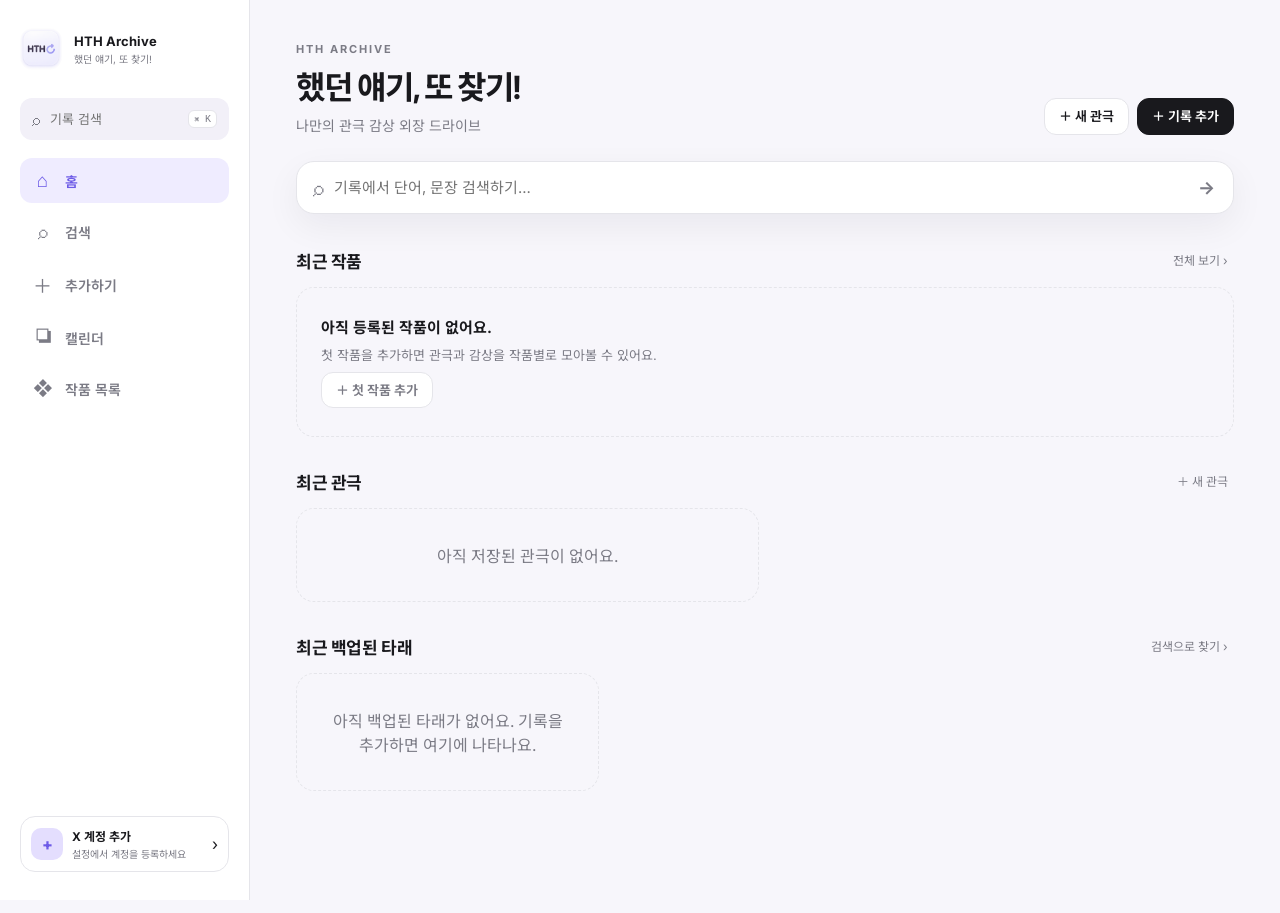
<file: index.html>
<!doctype html>
<html lang="ko">
<head>
  <meta charset="utf-8" />
  <meta name="viewport" content="width=device-width,initial-scale=1,viewport-fit=cover" />
  <meta name="theme-color" content="#f5f3ff" />
  <title>HTH Archive — 했또했</title>
  <link rel="icon" href="[data-uri]" type="image/png" />
  <link rel="preconnect" href="https://fonts.googleapis.com">
  <link rel="preconnect" href="https://fonts.gstatic.com" crossorigin>
  <link href="https://fonts.googleapis.com/css2?family=Inter:wght@400;500;600;700;800&family=Noto+Sans+KR:wght@400;500;600;700;800&display=swap" rel="stylesheet">
  <link rel="stylesheet" href="style.css" />
</head>
<body data-theme="lavender">
  <div class="app-shell">
    <aside class="sidebar" aria-label="주요 메뉴">
      <button class="brand brand--desktop" data-route="home" aria-label="HTH Archive 홈">
        <img class="brand-icon" src="[data-uri]" alt="" />
        <span class="brand-copy"><b>HTH Archive</b><small>했던 얘기, 또 찾기!</small></span>
      </button>

      <label class="side-search">
        <span>⌕</span>
        <input id="sideSearchInput" type="search" placeholder="기록 검색" autocomplete="off" />
        <kbd>⌘ K</kbd>
      </label>

      <nav class="side-nav">
        <button class="nav-item is-active" data-route="home"><span>⌂</span><em>홈</em></button>
        <button class="nav-item" data-route="search"><span>⌕</span><em>검색</em></button>
        <button class="nav-item" data-action="open-add"><span>＋</span><em>추가하기</em></button>
        <button class="nav-item" data-route="calendar"><span>❏</span><em>캘린더</em></button>
        <button class="nav-item" data-route="library"><span>❖</span><em>작품 목록</em></button>
      </nav>

      <div class="sidebar-spacer"></div>
      <button class="profile-card" data-action="open-settings">
        <span class="avatar" id="profileAvatar">M</span>
        <span><b id="profileHandle">X 계정 추가</b><small>설정에서 계정을 등록하세요</small></span>
        <span>›</span>
      </button>
    </aside>

    <main class="main" id="appMain">
      <header class="mobile-topbar">
        <button class="brand" data-route="home" aria-label="HTH Archive 홈"><img class="brand-icon brand-icon--mobile" src="[data-uri]" alt="HTH Archive" /></button>
        <div class="mobile-actions">
          <button class="icon-btn" data-route="search" aria-label="검색">⌕</button>
          <button class="icon-btn" data-action="open-settings" aria-label="설정">⚙</button>
        </div>
      </header>
      <div id="view"></div>
    </main>

    <nav class="bottom-nav" aria-label="모바일 메뉴">
      <button class="bottom-item is-active" data-route="home"><span>⌂</span><small>홈</small></button>
      <button class="bottom-item" data-route="search"><span>⌕</span><small>검색</small></button>
      <button class="bottom-add" data-action="open-add" aria-label="추가">＋</button>
      <button class="bottom-item" data-route="calendar"><span>❏</span><small>캘린더</small></button>
      <button class="bottom-item" data-route="library"><span>❖</span><small>보관함</small></button>
    </nav>
  </div>

  <div class="modal-layer" id="modalLayer" aria-live="polite"></div>
  <div class="toast-region" id="toastRegion" aria-live="polite"></div>
  <script src="app.js"></script>
</body>
</html>
</file>
<file: style.css>
:root{
  --bg:#f7f7f8;--surface:#ffffff;--surface-2:#f2f2f5;--surface-3:#ececf1;
  --text:#19191d;--muted:#7b7b85;--muted-2:#a2a2ac;--line:#e5e5ea;
  --accent:#8c7cf4;--accent-strong:#6d5be7;--accent-soft:#efecff;--accent-soft-2:#e6e1ff;
  --mint:#dff2e9;--peach:#f9e4da;--blue:#e4eff9;--yellow:#fbf1c9;
  --shadow:0 12px 35px rgba(24,24,32,.06);--radius:22px;--radius-sm:14px;
  --sidebar:250px;--nav-h:72px;
}
body[data-theme="light"]{--bg:#f7f7f7;--surface:#fff;--surface-2:#f2f2f2;--surface-3:#e9e9e9;--accent:#82828e;--accent-strong:#575761;--accent-soft:#f0f0f3;--accent-soft-2:#e5e5ea}
body[data-theme="lavender"]{--bg:#f7f6fb;--surface:#fff;--surface-2:#f2f0f8;--surface-3:#ebe7f7;--accent:#8c7cf4;--accent-strong:#6d5be7;--accent-soft:#efecff;--accent-soft-2:#e4defe}
body[data-theme="peach"]{--bg:#fbf7f5;--surface:#fff;--surface-2:#f8efeb;--surface-3:#f2e6e0;--accent:#e99078;--accent-strong:#cf735d;--accent-soft:#fcebe6;--accent-soft-2:#f8dcd3}
body[data-theme="dark"]{--bg:#15151a;--surface:#202027;--surface-2:#292930;--surface-3:#32323a;--text:#f6f6f8;--muted:#a3a3ad;--muted-2:#81818c;--line:#363640;--accent:#a99cf9;--accent-strong:#c0b7ff;--accent-soft:#2e2948;--accent-soft-2:#3a335b;--shadow:0 18px 38px rgba(0,0,0,.22)}
*{box-sizing:border-box}html{font-family:Inter,'Noto Sans KR',sans-serif;background:var(--bg);color:var(--text)}body{margin:0;background:var(--bg);color:var(--text);min-height:100vh}button,input,select,textarea{font:inherit;color:inherit}button{cursor:pointer}.app-shell{min-height:100vh}.sidebar{position:fixed;inset:0 auto 0 0;width:var(--sidebar);padding:28px 20px;background:color-mix(in srgb,var(--surface) 92%,transparent);border-right:1px solid var(--line);display:flex;flex-direction:column;z-index:20;backdrop-filter:blur(22px)}.brand{border:0;background:none;display:flex;align-items:center;gap:12px;padding:0;color:var(--text)}.brand-mark{font-size:26px;font-weight:800;letter-spacing:-1.5px;white-space:nowrap}.brand-loop{font-weight:700;color:var(--accent);font-size:.9em;margin-left:2px}.brand-copy{display:grid;text-align:left}.brand-copy b{font-size:13px}.brand-copy small{font-size:10px;color:var(--muted);margin-top:2px}.side-search{display:flex;align-items:center;gap:8px;margin:28px 0 18px;background:var(--surface-2);border:1px solid transparent;border-radius:12px;padding:10px 11px;color:var(--muted)}.side-search:focus-within{border-color:var(--accent);background:var(--surface)}.side-search input{border:0;outline:0;background:transparent;min-width:0;flex:1;font-size:13px}.side-search kbd{border:1px solid var(--line);background:var(--surface);border-radius:6px;padding:2px 5px;font-size:10px;color:var(--muted)}.side-nav{display:grid;gap:6px}.nav-item{border:0;background:transparent;border-radius:12px;padding:11px 12px;display:flex;align-items:center;gap:12px;color:var(--muted);text-align:left}.nav-item span{width:21px;text-align:center;font-size:19px}.nav-item em{font-style:normal;font-weight:600;font-size:14px}.nav-item:hover,.nav-item.is-active{background:var(--accent-soft);color:var(--accent-strong)}.sidebar-spacer{flex:1}.profile-card{width:100%;border:1px solid var(--line);background:var(--surface);border-radius:15px;padding:10px;display:grid;grid-template-columns:auto 1fr auto;align-items:center;gap:9px;text-align:left}.profile-card .avatar{width:32px;height:32px;border-radius:10px;background:var(--accent-soft-2);color:var(--accent-strong);display:grid;place-items:center;font-weight:800}.profile-card b,.profile-card small{display:block}.profile-card b{font-size:12px}.profile-card small{font-size:10px;color:var(--muted);margin-top:2px}.main{margin-left:var(--sidebar);min-height:100vh}.mobile-topbar,.bottom-nav{display:none}.page{padding:42px 46px 90px;max-width:1320px;margin:auto}.page-head{display:flex;align-items:flex-end;justify-content:space-between;gap:20px;margin-bottom:26px}.eyebrow{font-size:11px;letter-spacing:.18em;text-transform:uppercase;color:var(--muted);font-weight:700}.page-title{font-size:32px;letter-spacing:-.04em;margin:6px 0 0}.page-sub{color:var(--muted);font-size:14px;margin:7px 0 0}.toolbar{display:flex;gap:8px;align-items:center}.btn{border:1px solid var(--line);background:var(--surface);padding:10px 14px;border-radius:12px;font-size:13px;font-weight:650}.btn:hover{border-color:var(--accent)}.btn.primary{background:var(--text);color:var(--surface);border-color:var(--text)}.btn.accent{background:var(--accent);color:#fff;border-color:var(--accent)}.btn.ghost{background:transparent}.icon-btn{width:38px;height:38px;border:1px solid var(--line);background:var(--surface);border-radius:12px;display:grid;place-items:center}.hero-search{display:grid;grid-template-columns:1fr auto;align-items:center;gap:10px;background:var(--surface);border:1px solid var(--line);border-radius:18px;padding:8px 10px 8px 16px;box-shadow:var(--shadow);margin-bottom:34px}.hero-search span{font-size:21px;color:var(--muted)}.hero-search input{border:0;outline:0;background:transparent;font-size:15px;padding:8px 0;min-width:0}.hero-search button{border:0;background:var(--accent-soft);color:var(--accent-strong);border-radius:12px;padding:10px 14px;font-weight:700}.section{margin:32px 0}.section-head{display:flex;align-items:center;justify-content:space-between;margin-bottom:14px}.section-title{font-size:17px;margin:0;letter-spacing:-.025em}.text-btn{border:0;background:transparent;color:var(--muted);font-size:12px}.text-btn:hover{color:var(--accent-strong)}.work-grid{display:grid;grid-template-columns:repeat(4,minmax(0,1fr));gap:14px}.work-card{position:relative;border:1px solid color-mix(in srgb,var(--line) 80%,transparent);border-radius:20px;min-height:168px;padding:20px;text-align:left;overflow:hidden;background:var(--surface);transition:.2s transform,.2s box-shadow}.work-card:hover{transform:translateY(-2px);box-shadow:var(--shadow)}.work-card.lavender{background:linear-gradient(145deg,#eeeaff,#f9f8ff)}.work-card.peach{background:linear-gradient(145deg,#fde9df,#fff8f5)}.work-card.mint{background:linear-gradient(145deg,#e4f4ec,#f8fcfa)}.work-card.blue{background:linear-gradient(145deg,#e7f1fa,#f7fbff)}body[data-theme="dark"] .work-card{background:var(--surface)}.work-card .mini-icon{width:38px;height:38px;border-radius:12px;background:rgba(255,255,255,.7);display:grid;place-items:center;font-size:18px}.work-card h3{margin:24px 0 5px;font-size:20px;letter-spacing:-.04em}.work-meta{display:flex;gap:8px;color:#6f6f78;font-size:11px}.work-card .arrow{position:absolute;right:16px;top:16px;width:28px;height:28px;border-radius:50%;display:grid;place-items:center;background:rgba(255,255,255,.7);color:#777}.viewing-list{display:grid;grid-template-columns:repeat(2,minmax(0,1fr));gap:12px}.viewing-card{border:1px solid var(--line);background:var(--surface);border-radius:18px;padding:16px;display:grid;grid-template-columns:auto 1fr auto;gap:13px;align-items:start;text-align:left}.date-tile{width:48px;height:52px;border-radius:14px;background:var(--accent-soft);display:grid;place-items:center;color:var(--accent-strong)}.date-tile b{font-size:18px;line-height:1}.date-tile small{font-size:9px;text-transform:uppercase}.viewing-card h4{margin:1px 0 6px;font-size:14px}.chips{display:flex;flex-wrap:wrap;gap:6px}.chip{display:inline-flex;align-items:center;gap:5px;padding:5px 8px;border-radius:999px;background:var(--surface-2);color:var(--muted);font-size:10px;border:1px solid transparent}.chip.accent{background:var(--accent-soft);color:var(--accent-strong)}.chip.mint{background:var(--mint);color:#4d7965}.chip.peach{background:var(--peach);color:#986957}.count-badge{font-size:10px;background:var(--surface-2);color:var(--muted);padding:5px 8px;border-radius:999px}.thread-grid{display:grid;grid-template-columns:repeat(3,minmax(0,1fr));gap:14px}.thread-card{border:1px solid var(--line);background:var(--surface);border-radius:18px;padding:17px;text-align:left;transition:.2s}.thread-card:hover{border-color:color-mix(in srgb,var(--accent) 45%,var(--line));transform:translateY(-1px)}.thread-card .thread-top{display:flex;align-items:center;justify-content:space-between;gap:10px}.work-label{font-size:10px;font-weight:700;color:var(--accent-strong);background:var(--accent-soft);padding:4px 7px;border-radius:999px}.thread-card h4{font-size:15px;margin:13px 0 6px;letter-spacing:-.025em}.thread-card p{margin:0;color:var(--muted);font-size:12px;line-height:1.6;display:-webkit-box;-webkit-line-clamp:2;-webkit-box-orient:vertical;overflow:hidden}.thread-foot{display:flex;align-items:center;justify-content:space-between;margin-top:14px;color:var(--muted-2);font-size:10px}.search-panel{position:sticky;top:0;z-index:4;background:color-mix(in srgb,var(--bg) 88%,transparent);backdrop-filter:blur(18px);padding:4px 0 18px}.search-box{display:flex;align-items:center;gap:10px;background:var(--surface);border:1px solid var(--line);border-radius:15px;padding:11px 13px}.search-box input{border:0;outline:0;background:transparent;flex:1;font-size:15px}.filter-row{display:flex;gap:8px;flex-wrap:wrap;margin-top:10px}.filter-select{border:1px solid var(--line);background:var(--surface);border-radius:999px;padding:8px 11px;font-size:11px;color:var(--muted)}.results-meta{margin:18px 0 12px;color:var(--muted);font-size:12px}.search-results{display:grid;gap:10px}.result-card{border:1px solid var(--line);background:var(--surface);border-radius:17px;padding:17px;text-align:left}.result-head{display:flex;align-items:center;justify-content:space-between;gap:15px}.result-head h3{font-size:15px;margin:0}.result-meta{font-size:10px;color:var(--muted);margin-top:4px}.result-snippet{font-size:13px;line-height:1.72;color:var(--muted);margin:12px 0 0}.result-snippet mark{background:var(--yellow);color:var(--text);padding:0 2px;border-radius:3px}.calendar-layout{display:grid;grid-template-columns:minmax(0,1.45fr) minmax(320px,.75fr);gap:18px}.calendar-card,.agenda{border:1px solid var(--line);background:var(--surface);border-radius:22px;padding:21px}.calendar-head{display:flex;align-items:center;justify-content:space-between;margin-bottom:18px}.calendar-head h3{margin:0}.calendar-grid{display:grid;grid-template-columns:repeat(7,1fr);gap:5px}.dow,.day{aspect-ratio:1.1;border-radius:12px;display:flex;align-items:center;justify-content:center;font-size:12px}.dow{color:var(--muted);aspect-ratio:auto;padding:5px}.day{border:0;background:transparent;position:relative}.day.has-record::after{content:"";position:absolute;bottom:7px;width:4px;height:4px;border-radius:50%;background:var(--accent)}.day.selected{background:var(--accent);color:#fff}.agenda h3{margin-top:0}.agenda-list{display:grid;gap:9px}.agenda-item{border:1px solid var(--line);border-radius:14px;padding:12px;background:var(--surface-2);text-align:left}.agenda-item b{display:block;font-size:12px}.agenda-item small{color:var(--muted);font-size:10px}.library-grid{display:grid;grid-template-columns:repeat(3,minmax(0,1fr));gap:15px}.library-card{border:1px solid var(--line);background:var(--surface);border-radius:20px;padding:19px;text-align:left}.library-card h3{margin:18px 0 6px}.library-card .stat-row{display:flex;gap:12px;color:var(--muted);font-size:11px}.detail-back{border:0;background:transparent;color:var(--muted);padding:0;margin-bottom:18px}.work-hero{border:1px solid var(--line);background:linear-gradient(135deg,var(--accent-soft),var(--surface));border-radius:26px;padding:28px;margin-bottom:20px}.work-hero h1{font-size:38px;margin:8px 0 10px;letter-spacing:-.05em}.work-hero .hero-stats{display:flex;gap:18px;color:var(--muted);font-size:12px}.tabs{display:flex;gap:4px;border-bottom:1px solid var(--line);margin:24px 0 18px}.tab{border:0;background:transparent;padding:11px 13px;color:var(--muted);font-size:12px;border-bottom:2px solid transparent}.tab.is-active{color:var(--text);border-color:var(--text)}.thread-detail{max-width:760px;margin:auto}.thread-header{border:1px solid var(--line);background:var(--surface);border-radius:22px;padding:22px;margin-bottom:14px}.thread-header h1{font-size:26px;margin:9px 0 7px;letter-spacing:-.04em}.thread-header .meta{color:var(--muted);font-size:11px}.thread-posts{display:grid;gap:10px}.post{border:1px solid var(--line);background:var(--surface);border-radius:18px;padding:18px}.post-head{display:flex;align-items:center;justify-content:space-between;color:var(--muted);font-size:10px;margin-bottom:10px}.post-body{font-size:14px;line-height:1.78;white-space:pre-wrap}.quote-block{border-left:3px solid var(--accent);padding:9px 11px;margin:13px 0 0;background:var(--accent-soft);border-radius:0 11px 11px 0;color:var(--muted);font-size:12px}.context-reply{margin:12px 0 0 18px;background:var(--surface-2);border-radius:12px;padding:10px 12px;color:var(--muted);font-size:12px}.empty{border:1px dashed var(--line);border-radius:18px;padding:34px;text-align:center;color:var(--muted)}.modal-layer:empty{display:none}.modal-layer{position:fixed;inset:0;z-index:70;background:rgba(14,14,20,.34);display:grid;place-items:center;padding:20px;backdrop-filter:blur(7px)}.modal,.sheet{background:var(--surface);border:1px solid var(--line);box-shadow:0 24px 80px rgba(0,0,0,.18);border-radius:24px;width:min(620px,100%);max-height:min(780px,90vh);overflow:auto}.modal-head{position:sticky;top:0;z-index:2;background:var(--surface);display:flex;align-items:center;justify-content:space-between;padding:18px 20px;border-bottom:1px solid var(--line)}.modal-head h2{font-size:18px;margin:0}.modal-body{padding:20px}.close-btn{width:32px;height:32px;border:0;background:var(--surface-2);border-radius:10px}.choice-grid{display:grid;grid-template-columns:1fr 1fr;gap:12px}.choice-card{border:1px solid var(--line);background:var(--surface);border-radius:18px;padding:20px;text-align:left}.choice-card:hover{border-color:var(--accent)}.choice-icon{width:44px;height:44px;border-radius:14px;background:var(--accent-soft);display:grid;place-items:center;color:var(--accent-strong);font-size:23px}.choice-card h3{font-size:15px;margin:15px 0 5px}.choice-card p{font-size:11px;line-height:1.5;color:var(--muted);margin:0}.form-grid{display:grid;gap:15px}.field{display:grid;gap:7px}.field label{font-size:11px;color:var(--muted);font-weight:650}.field input,.field textarea,.field select{width:100%;border:1px solid var(--line);background:var(--surface);border-radius:12px;padding:11px 12px;outline:0}.field textarea{min-height:100px;resize:vertical}.field input:focus,.field textarea:focus,.field select:focus{border-color:var(--accent)}.field-hint{font-size:10px;color:var(--muted-2)}.segment{display:flex;gap:4px;background:var(--surface-2);padding:4px;border-radius:12px}.segment button{flex:1;border:0;background:transparent;border-radius:9px;padding:9px;font-size:11px;color:var(--muted)}.segment button.is-active{background:var(--surface);color:var(--text);box-shadow:0 2px 8px rgba(0,0,0,.05)}.footer-actions{display:flex;justify-content:flex-end;gap:8px;padding-top:8px}.preview-list{display:grid;gap:8px}.preview-post{border:1px solid var(--line);background:var(--surface);border-radius:14px;padding:12px;display:grid;grid-template-columns:auto 1fr;gap:9px}.preview-post input{margin-top:2px}.preview-post.is-context{background:var(--surface-2)}.preview-post b{font-size:11px}.preview-post p{font-size:11px;color:var(--muted);line-height:1.55;margin:4px 0 0}.badge-input{display:flex;flex-wrap:wrap;gap:7px;border:1px solid var(--line);border-radius:12px;padding:9px;min-height:44px}.actor-badge{display:inline-flex;align-items:center;gap:5px;background:var(--accent-soft);color:var(--accent-strong);border-radius:999px;padding:6px 8px;font-size:11px}.badge-input input{border:0!important;padding:4px!important;min-width:120px;flex:1}.cast-row{display:grid;grid-template-columns:1fr 1fr;gap:8px}.cast-row .actor-name{background:var(--surface-2);border:1px solid var(--line);border-radius:12px;padding:10px 11px;font-size:12px}.post-editor{border:1px solid var(--line);border-radius:16px;padding:12px;background:var(--surface)}.post-editor-head{display:flex;justify-content:space-between;align-items:center;margin-bottom:8px}.post-editor-head b{font-size:11px}.post-editor textarea{width:100%;min-height:90px;border:0;outline:0;background:transparent;resize:vertical}.inline-actions{display:flex;gap:6px}.mini-btn{border:1px solid var(--line);background:var(--surface);border-radius:8px;padding:6px 8px;font-size:10px;color:var(--muted)}.theme-grid{display:grid;grid-template-columns:repeat(4,1fr);gap:10px}.theme-option{border:1px solid var(--line);background:var(--surface);border-radius:16px;padding:10px;text-align:center}.theme-swatch{height:76px;border-radius:11px;margin-bottom:8px;border:1px solid rgba(0,0,0,.04)}.theme-option[data-theme-value="light"] .theme-swatch{background:linear-gradient(145deg,#fff,#efefef)}.theme-option[data-theme-value="lavender"] .theme-swatch{background:linear-gradient(145deg,#f6f4ff,#ddd6ff)}.theme-option[data-theme-value="peach"] .theme-swatch{background:linear-gradient(145deg,#fff7f2,#f8d8ca)}.theme-option[data-theme-value="dark"] .theme-swatch{background:linear-gradient(145deg,#393941,#17171b)}.theme-option.is-active{border-color:var(--accent);box-shadow:0 0 0 2px var(--accent-soft)}.toast-region{position:fixed;right:24px;bottom:24px;z-index:100;display:grid;gap:8px}.toast{background:var(--text);color:var(--surface);padding:11px 14px;border-radius:12px;box-shadow:var(--shadow);font-size:11px;animation:toastIn .2s ease}@keyframes toastIn{from{transform:translateY(8px);opacity:0}to{transform:none;opacity:1}}
@media (max-width:1050px){.work-grid{grid-template-columns:repeat(2,minmax(0,1fr))}.thread-grid,.library-grid{grid-template-columns:repeat(2,minmax(0,1fr))}.calendar-layout{grid-template-columns:1fr}}
@media (max-width:760px){:root{--nav-h:74px}.sidebar{display:none}.main{margin-left:0;padding-bottom:var(--nav-h)}.mobile-topbar{height:62px;display:flex;align-items:center;justify-content:space-between;padding:0 18px;position:sticky;top:0;z-index:18;background:color-mix(in srgb,var(--bg) 88%,transparent);backdrop-filter:blur(18px);border-bottom:1px solid color-mix(in srgb,var(--line) 80%,transparent)}.mobile-topbar .brand-mark{font-size:21px}.mobile-actions{display:flex;gap:6px}.mobile-actions .icon-btn{width:34px;height:34px;border:0;background:transparent}.bottom-nav{display:grid;grid-template-columns:1fr 1fr 64px 1fr 1fr;align-items:center;position:fixed;bottom:0;left:0;right:0;height:var(--nav-h);background:color-mix(in srgb,var(--surface) 92%,transparent);border-top:1px solid var(--line);z-index:50;padding:5px max(10px,env(safe-area-inset-right)) calc(5px + env(safe-area-inset-bottom)) max(10px,env(safe-area-inset-left));backdrop-filter:blur(20px)}.bottom-item{border:0;background:transparent;color:var(--muted);display:grid;place-items:center;gap:2px;padding:4px}.bottom-item span{font-size:19px}.bottom-item small{font-size:9px}.bottom-item.is-active{color:var(--accent-strong)}.bottom-add{width:48px;height:48px;border-radius:16px;border:0;background:var(--accent);color:#fff;font-size:25px;box-shadow:0 9px 22px color-mix(in srgb,var(--accent) 35%,transparent);justify-self:center}.page{padding:20px 16px 30px}.page-head{align-items:flex-start;margin-bottom:18px}.page-title{font-size:25px}.page-sub{font-size:12px}.toolbar .btn span.label{display:none}.hero-search{margin-bottom:25px;border-radius:16px;box-shadow:none}.work-grid{display:flex;overflow:auto;gap:10px;margin-right:-16px;padding-right:16px;scrollbar-width:none}.work-card{min-width:172px;min-height:152px}.work-card h3{font-size:18px}.viewing-list{grid-template-columns:1fr}.thread-grid{grid-template-columns:1fr}.section{margin:26px 0}.section-title{font-size:15px}.calendar-card,.agenda{padding:16px}.calendar-layout{gap:12px}.library-grid{grid-template-columns:1fr}.work-hero{padding:20px;border-radius:21px}.work-hero h1{font-size:29px}.thread-header h1{font-size:22px}.thread-header,.post{border-radius:16px}.modal-layer{align-items:end;padding:0}.modal,.sheet{width:100%;max-height:88vh;border-radius:24px 24px 0 0;border-bottom:0}.sheet::before{content:"";display:block;width:42px;height:4px;border-radius:999px;background:var(--surface-3);margin:9px auto 0}.choice-grid{grid-template-columns:1fr}.choice-card{display:grid;grid-template-columns:auto 1fr auto;gap:12px;align-items:center;padding:15px}.choice-card h3{margin:0 0 3px}.choice-card::after{content:"›";color:var(--muted)}.theme-grid{grid-template-columns:repeat(2,1fr)}.cast-row{grid-template-columns:1fr}.toast-region{left:16px;right:16px;bottom:90px}.toast{text-align:center}.search-panel{top:62px}.page-head .toolbar{gap:5px}.page-head .toolbar .btn{padding:9px 11px}.thread-detail{max-width:none}}


/* v2 — post media */
.thread-card.has-thumb{padding:0;display:grid;grid-template-columns:124px minmax(0,1fr);overflow:hidden;text-align:left}
.thread-card.has-thumb .thread-thumb{display:block;min-height:100%;background:var(--surface-2)}
.thread-thumb img{width:100%;height:100%;min-height:160px;object-fit:cover;display:block}
.thread-card-content{padding:17px;min-width:0;display:block}
.media-grid{display:grid;gap:4px;margin-top:14px;border-radius:16px;overflow:hidden;max-width:680px;background:var(--surface-2)}
.media-grid.media-1{grid-template-columns:1fr}.media-grid.media-2{grid-template-columns:repeat(2,1fr)}.media-grid.media-3,.media-grid.media-4{grid-template-columns:repeat(2,1fr)}
.media-3 .media-item:first-child{grid-row:span 2}
.media-item{position:relative;border:0;padding:0;background:var(--surface-2);overflow:hidden;min-height:190px}
.media-item img{width:100%;height:100%;min-height:190px;max-height:420px;display:block;object-fit:cover;transition:transform .2s ease}
.media-item:hover img{transform:scale(1.015)}
.media-more{position:absolute;inset:0;display:grid;place-items:center;background:rgba(18,18,22,.52);color:#fff;font-size:26px;font-weight:800}
.preview-media-strip{display:flex;gap:6px;align-items:center;margin-top:9px;flex-wrap:wrap}
.preview-media-strip img{width:54px;height:54px;border-radius:10px;object-fit:cover;border:1px solid var(--line)}
.preview-media-strip small,.mini-context-note{font-size:10px;color:var(--muted)}
.mini-context-note{display:block;margin-top:7px;padding-left:9px;border-left:2px solid var(--line)}
.quote-media-note{display:block;margin-top:8px;font-size:10px;color:var(--muted)}
.post-media-editor{display:flex;align-items:center;gap:10px;flex-wrap:wrap;margin-top:10px;padding-top:10px;border-top:1px solid var(--line)}
.post-media-editor small{color:var(--muted);font-size:10px}
.media-upload{display:inline-flex;align-items:center;border:1px solid var(--line);background:var(--surface);border-radius:10px;padding:8px 10px;font-size:12px;font-weight:650;cursor:pointer}
.media-draft-preview{display:flex;gap:5px;flex-wrap:wrap;width:100%}
.media-draft-preview span{max-width:180px;overflow:hidden;text-overflow:ellipsis;white-space:nowrap;background:var(--surface-2);border-radius:8px;padding:5px 8px;font-size:10px;color:var(--muted)}
.manual-extras{display:grid;gap:8px;margin-top:10px}
.extra-editor{padding:10px;border-radius:12px;background:var(--surface-2);display:grid;gap:7px}
.extra-editor textarea{min-height:68px}
.image-viewer{position:fixed;inset:24px;z-index:1002;background:rgba(16,16,20,.94);border-radius:24px;display:grid;place-items:center;padding:54px 24px 42px;overflow:auto}
.image-viewer img{max-width:min(1100px,94vw);max-height:82vh;border-radius:12px;box-shadow:0 24px 70px rgba(0,0,0,.35)}
.image-viewer-close{position:absolute;right:18px;top:18px;background:#fff;color:#111;border:0}
.image-viewer-caption{color:#d8d8df;font-size:12px;margin-top:12px}
@media(max-width:760px){.thread-card.has-thumb{grid-template-columns:96px minmax(0,1fr)}.thread-thumb img{min-height:142px}.media-item,.media-item img{min-height:130px}.media-grid{border-radius:13px}.image-viewer{inset:0;border-radius:0;padding:58px 10px 30px}.image-viewer img{max-width:96vw;max-height:78vh}.post-media-editor{align-items:flex-start}}

/* v3 — usability, seasons, accounts, editable works */
.brand-icon{width:42px;height:42px;border-radius:13px;display:block;box-shadow:none}
.brand-icon--mobile{width:36px;height:36px;border-radius:11px}
.btn,.text-btn,.tab,.segment button{white-space:nowrap;line-height:1.15}
.hero-search{grid-template-columns:auto minmax(0,1fr) auto}
.hero-search .search-go{width:34px;height:34px;padding:0;border-radius:10px;display:grid;place-items:center;font-size:18px;background:transparent;color:var(--muted)}
.hero-search .search-go:hover{background:var(--accent-soft);color:var(--accent-strong)}
.work-season,.library-season{font-size:10px;color:var(--muted);margin:5px 0 8px;line-height:1.45}
.library-card-shell{position:relative;min-width:0}
.library-card{width:100%;height:100%;padding-right:50px;transition:.2s transform,.2s border-color,.2s box-shadow}
.library-card:hover{transform:translateY(-1px);border-color:color-mix(in srgb,var(--accent) 40%,var(--line));box-shadow:var(--shadow)}
.work-edit-btn{position:absolute;right:13px;top:13px;width:31px;height:31px;border:1px solid var(--line);border-radius:10px;background:color-mix(in srgb,var(--surface) 90%,transparent);color:var(--muted);display:grid;place-items:center;font-size:13px;z-index:2}
.work-edit-btn:hover,.work-hero-edit:hover{color:var(--accent-strong);border-color:var(--accent)}
.work-hero-top{display:flex;align-items:flex-start;justify-content:space-between;gap:20px}
.work-hero-edit{width:36px;height:36px;border:1px solid color-mix(in srgb,var(--line) 82%,transparent);background:color-mix(in srgb,var(--surface) 75%,transparent);border-radius:12px;color:var(--muted);display:grid;place-items:center;flex:0 0 auto}
.season-line{font-size:11px;color:var(--muted);margin-top:-2px}
.work-hero .hero-stats{gap:8px;flex-wrap:wrap;margin-top:15px}
.work-hero .hero-stats button{border:1px solid color-mix(in srgb,var(--line) 80%,transparent);background:color-mix(in srgb,var(--surface) 65%,transparent);border-radius:999px;padding:7px 10px;color:var(--muted);font-size:11px}
.work-hero .hero-stats button:hover{background:var(--surface);color:var(--accent-strong);border-color:var(--accent)}
.actor-directory{display:grid;gap:8px}
.actor-directory-row{display:grid;grid-template-columns:minmax(120px,.7fr) 1.3fr;gap:10px;align-items:center;border:1px solid var(--line);background:var(--surface);border-radius:14px;padding:12px 14px}
.actor-directory-row b{font-size:12px}.actor-directory-row span{font-size:11px;color:var(--muted)}
.import-summary{display:flex;gap:8px;align-items:center;flex-wrap:wrap;padding:10px 12px;border-radius:12px;background:var(--accent-soft);color:var(--accent-strong);font-size:11px}
.import-summary span{color:var(--muted)}
.settings-modal{width:min(700px,100%)}
.settings-section{display:grid;gap:12px;padding-bottom:22px;margin-bottom:22px;border-bottom:1px solid var(--line)}
.settings-section:last-child{border-bottom:0;margin-bottom:0;padding-bottom:0}
.settings-section h3{font-size:14px;margin:0}.settings-section .page-sub{margin:3px 0 0;font-size:11px}
.account-list{display:grid;gap:8px}.account-row{display:flex;align-items:center;justify-content:space-between;gap:10px;border:1px solid var(--line);border-radius:13px;padding:10px 11px;background:var(--surface)}
.account-main{display:flex;align-items:center;gap:10px;min-width:0;flex:1;cursor:pointer}.account-main span{min-width:0}.account-main b,.account-main small{display:block}.account-main b{font-size:12px}.account-main small{font-size:10px;color:var(--muted);margin-top:2px}
.account-add{display:grid;grid-template-columns:1fr 1fr auto;gap:8px}.account-add input{border:1px solid var(--line);background:var(--surface);border-radius:12px;padding:10px 11px;min-width:0;outline:0}.account-add input:focus{border-color:var(--accent)}
.date-pair{display:grid;grid-template-columns:1fr auto 1fr;align-items:center;gap:8px}.date-pair span{color:var(--muted)}
.work-cast-editor{display:grid;gap:7px}.work-cast-row{display:grid;grid-template-columns:1fr 1fr auto;gap:7px}.work-cast-row input{border:1px solid var(--line);background:var(--surface);border-radius:12px;padding:10px 11px;min-width:0;outline:0}.work-cast-row input:focus{border-color:var(--accent)}

@media (max-width:760px){
  .page-head{display:grid;grid-template-columns:minmax(0,1fr);gap:14px}
  .page-head .toolbar{width:100%;display:grid;grid-template-columns:1fr 1fr;gap:7px}
  .page-head .toolbar .btn{min-width:0;width:100%;padding:9px 7px;font-size:10.5px;overflow:hidden;text-overflow:ellipsis}
  .hero-search{grid-template-columns:auto minmax(0,1fr) 32px;padding:7px 8px 7px 13px;gap:7px}
  .hero-search span{font-size:18px}.hero-search input{font-size:13px}.hero-search .search-go{width:30px;height:30px;font-size:16px}
  .library-card{padding-right:48px}.work-edit-btn{right:11px;top:11px}
  .actor-directory-row{grid-template-columns:1fr;gap:3px}
  .account-add{grid-template-columns:1fr}.account-add .btn{width:100%}
  .date-pair{grid-template-columns:1fr}.date-pair span{display:none}
  .work-cast-row{grid-template-columns:1fr 1fr auto}
  .work-hero-top{gap:12px}.work-hero-edit{width:33px;height:33px}
}
@media(max-width:410px){.work-cast-row{grid-template-columns:1fr auto}.work-cast-row input:nth-child(2){grid-column:1 / -1;grid-row:2}.work-cast-row .mini-btn{grid-column:2;grid-row:1}}


.cast-picker{display:grid;grid-template-columns:repeat(2,minmax(0,1fr));gap:8px}
.cast-option{border:1px solid var(--line);background:var(--surface);border-radius:14px;padding:10px 11px;display:grid;grid-template-columns:auto 1fr;gap:9px;align-items:center;text-align:left;min-width:0}
.cast-option:hover{border-color:color-mix(in srgb,var(--accent) 55%,var(--line))}
.cast-option.is-selected{border-color:var(--accent);background:var(--accent-soft)}
.cast-option-check{width:24px;height:24px;border-radius:8px;background:var(--surface-2);display:grid;place-items:center;color:var(--accent-strong);font-size:12px;font-weight:800}
.cast-option.is-selected .cast-option-check{background:var(--accent);color:#fff}
.cast-option b,.cast-option small{display:block;min-width:0;overflow:hidden;text-overflow:ellipsis;white-space:nowrap}
.cast-option b{font-size:12px}.cast-option small{margin-top:2px;color:var(--muted);font-size:10px}
.cast-manual-add{margin-top:10px;display:grid;gap:6px}.cast-manual-add>span{font-size:10px;color:var(--muted)}
.cast-role-line{display:grid;grid-template-columns:1fr auto;gap:7px;align-items:center}
.cast-role-line .cast-row{min-width:0}
.role-input-wrap{position:relative;min-width:0}
.role-input-wrap input{padding-right:48px!important}
.auto-role-badge{position:absolute;right:8px;top:50%;transform:translateY(-50%);font-size:9px;font-weight:700;color:var(--accent-strong);background:var(--accent-soft);border-radius:999px;padding:3px 6px;pointer-events:none}
.cast-empty-note{border:1px dashed var(--line);border-radius:12px;padding:12px;color:var(--muted);font-size:10px;text-align:center}
.cast-remove{align-self:stretch}


@media(max-width:760px){
  .cast-picker{grid-template-columns:1fr 1fr}
  .cast-role-line{grid-template-columns:1fr auto}
}
@media(max-width:410px){
  .cast-picker{grid-template-columns:1fr}
}
.empty-action{grid-column:1/-1;display:flex;flex-direction:column;align-items:flex-start;gap:8px;min-height:150px;justify-content:center;padding:24px}.empty-action b{color:var(--text);font-size:15px}.empty-action span{color:var(--muted);font-size:13px}.setup-notice{text-align:center;padding:28px 8px 10px}.setup-icon{width:52px;height:52px;border-radius:16px;background:var(--accent-soft);color:var(--accent-strong);display:grid;place-items:center;font-size:24px;margin:0 auto 16px}.setup-notice h3{margin:0 0 8px;font-size:20px}.setup-notice p{color:var(--muted);line-height:1.7;max-width:520px;margin:0 auto 22px}.calendar-nav{border:0;background:transparent;color:var(--muted);font-size:22px;padding:4px 8px;border-radius:8px}.calendar-nav:hover{background:var(--surface-2);color:var(--text)}
@media(max-width:760px){.empty-action{min-height:130px;padding:20px}.setup-notice{padding:18px 2px 6px}}
</file>
